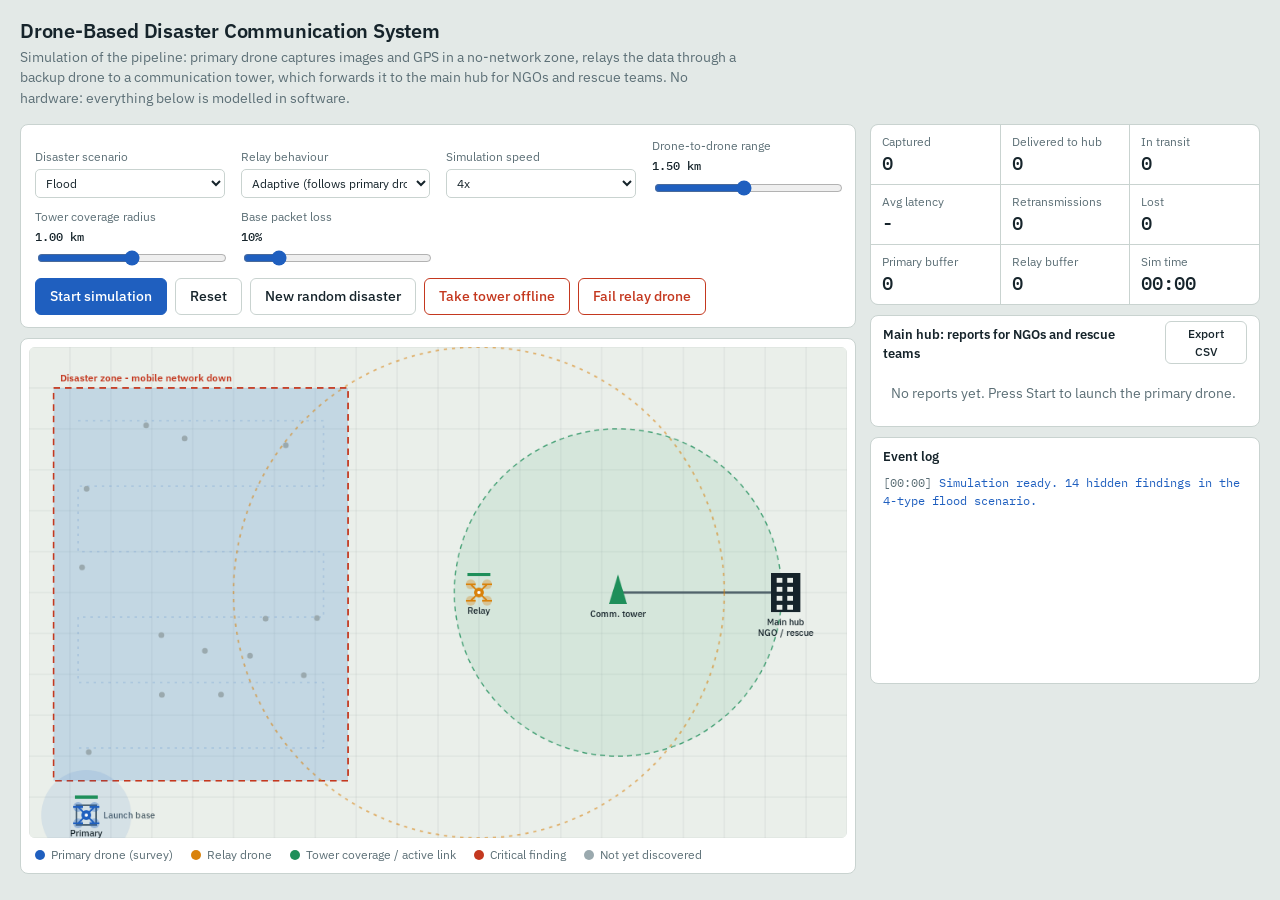
<file: demo/drone-disaster-comm-sim.html>
<!DOCTYPE html>
<html lang="en">
<head>
<meta charset="utf-8">
<meta name="viewport" content="width=device-width, initial-scale=1">
<title>Drone-Based Disaster Communication System - Simulator</title>
<link rel="preconnect" href="https://fonts.googleapis.com">
<link href="https://fonts.googleapis.com/css2?family=IBM+Plex+Sans:wght@400;500;600&family=IBM+Plex+Mono:wght@400;500&display=swap" rel="stylesheet">
<style>
:root{
  --bg:#E3E9E7; --panel:#FFFFFF; --ink:#16242B; --muted:#5C6F76; --line:#C9D3D0;
  --blue:#1F5FBF; --amber:#D9820B; --red:#C4381F; --green:#1E8F5A; --slate:#51636B;
  --sans:"IBM Plex Sans",system-ui,-apple-system,"Segoe UI",sans-serif;
  --mono:"IBM Plex Mono",ui-monospace,Consolas,monospace;
}
@media (prefers-color-scheme: dark){
  :root{ --bg:#10181B; --panel:#192327; --ink:#E4ECEA; --muted:#93A5AB; --line:#2C3A3F; }
}
*{box-sizing:border-box}
html,body{margin:0}
body{background:var(--bg);color:var(--ink);font:14px/1.45 var(--sans)}
header{padding:16px 20px 8px;max-width:1500px;margin:0 auto}
header h1{margin:0;font-size:20px;font-weight:600;letter-spacing:-.01em}
header p{margin:2px 0 0;color:var(--muted);max-width:90ch}
.wrap{display:grid;grid-template-columns:minmax(0,1fr) 390px;gap:14px;padding:8px 20px 24px;max-width:1500px;margin:0 auto}
.panel{background:var(--panel);border:1px solid var(--line);border-radius:8px}
.controls{display:grid;grid-template-columns:repeat(auto-fit,minmax(170px,1fr));gap:10px 16px;padding:12px 14px;margin-bottom:10px;align-items:end}
.controls label{display:flex;flex-direction:column;gap:3px;font-size:12px;color:var(--muted)}
.controls label b{color:var(--ink);font-weight:500;font-family:var(--mono)}
.controls select,.controls input[type=number]{font:inherit;padding:5px 6px;border:1px solid var(--line);border-radius:5px;background:var(--panel);color:var(--ink)}
.controls input[type=range]{width:100%;accent-color:var(--blue)}
.btnrow{display:flex;gap:8px;flex-wrap:wrap;grid-column:1/-1}
button{font:inherit;font-weight:500;padding:7px 14px;border-radius:6px;border:1px solid var(--line);background:var(--panel);color:var(--ink);cursor:pointer}
button:hover{border-color:var(--slate)}
button:focus-visible,select:focus-visible,input:focus-visible{outline:2px solid var(--blue);outline-offset:2px}
button.primary{background:var(--blue);border-color:var(--blue);color:#fff}
button.warn{color:var(--red);border-color:var(--red)}
button.warn.on{background:var(--red);color:#fff}
.chk{flex-direction:row!important;align-items:center;gap:8px!important;color:var(--ink)!important;font-size:14px!important}
.stage{padding:8px}
canvas{width:100%;height:auto;display:block;border-radius:6px;background:#EAEFEA}
.legend{display:flex;flex-wrap:wrap;gap:6px 18px;padding:8px 6px 2px;color:var(--muted);font-size:12px}
.legend i{display:inline-block;width:10px;height:10px;border-radius:50%;margin-right:6px;vertical-align:-1px}
aside{display:flex;flex-direction:column;gap:10px;min-width:0}
.metrics{display:grid;grid-template-columns:repeat(3,1fr);gap:1px;background:var(--line);overflow:hidden}
.metrics div{background:var(--panel);padding:9px 11px}
.metrics span{display:block;font-size:11.5px;color:var(--muted)}
.metrics b{font:500 19px var(--mono)}
h2{font-size:13px;font-weight:600;margin:0;padding:10px 12px 6px}
.feed{max-height:330px;overflow:auto;padding:0 8px 8px}
.empty{padding:14px 12px;color:var(--muted)}
.card{display:grid;grid-template-columns:84px 1fr;gap:10px;padding:8px;border:1px solid var(--line);border-radius:6px;margin-bottom:7px}
.card img{width:84px;height:63px;border-radius:4px;object-fit:cover;display:block}
.card .t{display:flex;justify-content:space-between;gap:6px;align-items:center}
.card .m{font:12px var(--mono);color:var(--muted)}
.sev{font-size:11px;padding:1px 7px;border-radius:10px;color:#fff;white-space:nowrap}
.s3{background:var(--red)}.s2{background:var(--amber)}.s1{background:var(--slate)}
.card button{padding:3px 9px;font-size:12px;margin-top:4px}
.card.done{border-color:var(--green)}
.log{height:210px;overflow:auto;padding:0 12px 10px;font:12px/1.5 var(--mono)}
.log div{padding:1px 0}
.log .t{color:var(--muted)}
.log .ok{color:var(--green)}.log .bad{color:var(--red)}.log .info{color:var(--blue)}.log .warn{color:var(--amber)}
.foot{display:flex;justify-content:space-between;align-items:center;padding-right:12px}
@media (max-width:1050px){.wrap{grid-template-columns:1fr}}
@media (prefers-reduced-motion: reduce){*{scroll-behavior:auto!important}}
</style>
</head>
<body>
<header>
  <h1>Drone-Based Disaster Communication System</h1>
  <p>Simulation of the pipeline: primary drone captures images and GPS in a no-network zone, relays the data through a backup drone to a communication tower, which forwards it to the main hub for NGOs and rescue teams. No hardware: everything below is modelled in software.</p>
</header>

<div class="wrap">
  <section>
    <div class="panel controls">
      <label>Disaster scenario
        <select id="scen">
          <option value="flood">Flood</option>
          <option value="earthquake">Earthquake</option>
          <option value="landslide">Landslide</option>
          <option value="fire">Forest fire</option>
        </select>
      </label>
      <label>Relay behaviour
        <select id="mode">
          <option value="adaptive">Adaptive (follows primary drone)</option>
          <option value="static">Static hover point</option>
        </select>
      </label>
      <label>Simulation speed
        <select id="speed">
          <option value="1">1x</option><option value="2">2x</option>
          <option value="4" selected>4x</option><option value="8">8x</option>
        </select>
      </label>
      <label>Drone-to-drone range <b id="rangeV"></b>
        <input type="range" id="range" min="120" max="500" step="10" value="300">
      </label>
      <label>Tower coverage radius <b id="towerV"></b>
        <input type="range" id="towerR" min="100" max="300" step="10" value="200">
      </label>
      <label>Base packet loss <b id="lossV"></b>
        <input type="range" id="loss" min="0" max="60" step="5" value="10">
      </label>
      <div class="btnrow">
        <button class="primary" id="go">Start simulation</button>
        <button id="reset">Reset</button>
        <button id="seed">New random disaster</button>
        <button class="warn" id="towerBtn">Take tower offline</button>
        <button class="warn" id="failBtn">Fail relay drone</button>
      </div>
    </div>

    <div class="panel stage">
      <canvas id="c" width="1000" height="600" aria-label="Simulation map"></canvas>
      <div class="legend">
        <span><i style="background:var(--blue)"></i>Primary drone (survey)</span>
        <span><i style="background:var(--amber)"></i>Relay drone</span>
        <span><i style="background:var(--green)"></i>Tower coverage / active link</span>
        <span><i style="background:var(--red)"></i>Critical finding</span>
        <span><i style="background:#9AA9AE"></i>Not yet discovered</span>
      </div>
    </div>
  </section>

  <aside>
    <div class="panel metrics">
      <div><span>Captured</span><b id="mCap">0</b></div>
      <div><span>Delivered to hub</span><b id="mDel">0</b></div>
      <div><span>In transit</span><b id="mTr">0</b></div>
      <div><span>Avg latency</span><b id="mLat">-</b></div>
      <div><span>Retransmissions</span><b id="mRet">0</b></div>
      <div><span>Lost</span><b id="mLost">0</b></div>
      <div><span>Primary buffer</span><b id="mPB">0</b></div>
      <div><span>Relay buffer</span><b id="mRB">0</b></div>
      <div><span>Sim time</span><b id="mT">00:00</b></div>
    </div>

    <div class="panel">
      <div class="foot"><h2>Main hub: reports for NGOs and rescue teams</h2><button id="csv" style="padding:3px 9px;font-size:12px">Export CSV</button></div>
      <div class="feed" id="feed"><div class="empty">No reports yet. Press Start to launch the primary drone.</div></div>
    </div>

    <div class="panel">
      <h2>Event log</h2>
      <div class="log" id="log"></div>
    </div>
  </aside>
</div>

<script>
/* =========================================================================
   DRONE-BASED DISASTER COMMUNICATION SYSTEM - SOFTWARE SIMULATION
   Pipeline:  Primary drone -> Relay drone -> Communication tower -> Main hub -> NGO
   Techniques modelled:
     - Store-and-forward buffering at each node (data waits until a link exists)
     - Range-limited links, distance-dependent packet loss, ARQ retransmission
     - Priority queue (critical findings are sent first)
     - Adaptive relay positioning, battery swap with backup drone, failure handling
   World units: 1 unit = 5 m.  GPS is derived from a fictional reference origin.
   ========================================================================= */

const $ = id => document.getElementById(id);
const cv = $('c'), ctx = cv.getContext('2d');

/* ---------- World layout ---------- */
const W = 1000, H = 600, M_PER_UNIT = 5;
const ZONE  = { x: 30, y: 50, w: 360, h: 480 };   // disaster area (no network)
const BASE  = { x: 70, y: 572 };                  // launch / charging point
const TOWER = { x: 720, y: 300 };                 // surviving communication tower
const HUB   = { x: 925, y: 300 };                 // main hub (wired to tower)
const LAT0 = 13.3700, LON0 = 77.0900;             // reference origin (top-left)

/* ---------- Model constants ---------- */
const CAM_R = 55;                // camera footprint radius
const P_SPEED = 45, R_SPEED = 60, B_SPEED = 90;
const P_DRAIN = 1.6, R_DRAIN = 0.2;   // battery % per sim second
const BW_D2D = 150, BW_TOWER = 250;   // KB per sim second
const BACKHAUL_DELAY = 1.2;           // tower -> hub (wired) seconds

/* ---------- Scenarios ---------- */
const SCEN = {
  flood:      { pal: ['#2b6f9e', '#3d86b8', '#1f5a85'], zone: '40,120,200',
                types: [['Stranded people', 3], ['Submerged house', 2], ['Washed-out road', 1], ['Rising water level', 2]] },
  earthquake: { pal: ['#8d8579', '#a39a8c', '#6f685e'], zone: '150,110,60',
                types: [['Trapped person', 3], ['Collapsed building', 3], ['Blocked road', 1], ['Damaged bridge', 2]] },
  landslide:  { pal: ['#7a6a4f', '#8c7a5a', '#5f523d'], zone: '120,90,50',
                types: [['Survivors on slope', 3], ['Buried house', 3], ['Blocked highway', 2], ['Stranded vehicle', 2]] },
  fire:       { pal: ['#4b4034', '#5d4a37', '#2f2820'], zone: '210,80,30',
                types: [['Trapped campers', 3], ['Burnt structure', 1], ['Smoke-blocked road', 2], ['Active fire front', 3]] }
};
const SEV_LABEL = { 3: 'Critical', 2: 'High', 1: 'Moderate' };
const SEV_COL   = { 3: '#C4381F', 2: '#D9820B', 1: '#51636B' };

/* ---------- Helpers ---------- */
const dist = (a, b) => Math.hypot(a.x - b.x, a.y - b.y);
function mulberry32(a){ return function(){ a |= 0; a = a + 0x6D2B79F5 | 0; let t = Math.imul(a ^ a >>> 15, 1 | a);
  t = t + Math.imul(t ^ t >>> 7, 61 | t) ^ t; return ((t ^ t >>> 14) >>> 0) / 4294967296; } }
function geo(x, y){
  return { lat: LAT0 - (y * M_PER_UNIT) / 111000,
           lon: LON0 + (x * M_PER_UNIT) / (111000 * Math.cos(LAT0 * Math.PI / 180)) };
}
const fmtT = s => String(Math.floor(s / 60)).padStart(2, '0') + ':' + String(Math.floor(s % 60)).padStart(2, '0');
function moveToward(o, t, speed, dt){
  const d = dist(o, t); if (d < 0.5) return true;
  const k = Math.min(1, speed * dt / d); o.x += (t.x - o.x) * k; o.y += (t.y - o.y) * k; return d < 2;
}

/* ---------- Settings (read from UI) ---------- */
const CFG = { range: 300, towerR: 200, loss: 0.1, mode: 'adaptive', speed: 4 };
function readCfg(){
  CFG.range = +$('range').value; CFG.towerR = +$('towerR').value; CFG.loss = +$('loss').value / 100;
  CFG.mode = $('mode').value; CFG.speed = +$('speed').value;
  $('rangeV').textContent  = (CFG.range  * M_PER_UNIT / 1000).toFixed(2) + ' km';
  $('towerV').textContent  = (CFG.towerR * M_PER_UNIT / 1000).toFixed(2) + ' km';
  $('lossV').textContent   = Math.round(CFG.loss * 100) + '%';
}

/* ---------- Simulation state ---------- */
let S = null, seed = 20261011, running = false;

function buildPath(){
  const pts = [], l = ZONE.x + 30, r = ZONE.x + ZONE.w - 30;
  for (let i = 0; i < 6; i++){
    const y = 90 + i * 80;
    if (i % 2 === 0) pts.push({ x: l, y }, { x: r, y }); else pts.push({ x: r, y }, { x: l, y });
  }
  return pts;
}

function genPOIs(scen){
  const rnd = mulberry32(seed), arr = []; let tries = 0;
  while (arr.length < 14 && tries++ < 800){
    const x = ZONE.x + 25 + rnd() * (ZONE.w - 50), y = ZONE.y + 25 + rnd() * (ZONE.h - 50);
    if (arr.some(p => Math.hypot(p.x - x, p.y - y) < 45)) continue;
    const ti = Math.floor(rnd() * 4), [name, sev] = SCEN[scen].types[ti];
    arr.push({ id: arr.length + 1, x, y, ti, name, sev, found: false });
  }
  return arr;
}

function resetSim(){
  const scen = $('scen').value;
  S = {
    scen, t: 0, pois: genPOIs(scen), path: buildPath(), pktN: 0, rnd: mulberry32(seed + 7),
    P: { x: BASE.x, y: BASE.y, batt: 100, state: 'survey', wi: 0, buf: [], tx: null, timer: 0, finished: false },
    R: { x: TOWER.x - 170, y: TOWER.y, batt: 100, buf: [], tx: null },
    B: null,
    tower: { up: true },
    backhaul: [], delivered: [],
    stats: { captured: 0, delivered: 0, lost: 0, retx: 0, latSum: 0 },
    allDoneLogged: false
  };
  $('feed').innerHTML = '<div class="empty">No reports yet. Press Start to launch the primary drone.</div>';
  $('log').innerHTML = '';
  $('towerBtn').classList.remove('on'); $('towerBtn').textContent = 'Take tower offline';
  log('Simulation ready. ' + S.pois.length + ' hidden findings in the ' + SCEN[scen].types.length + '-type ' + scen + ' scenario.', 'info');
  updateUI();
}

/* ---------- Logging ---------- */
function log(msg, cls){
  const el = $('log'), d = document.createElement('div');
  d.innerHTML = '<span class="t">[' + fmtT(S ? S.t : 0) + ']</span> <span class="' + (cls || '') + '">' + msg + '</span>';
  el.appendChild(d); el.scrollTop = el.scrollHeight;
  while (el.children.length > 120) el.removeChild(el.firstChild);
}

/* ---------- Simulated camera imagery ---------- */
function makeThumb(poi, scen, lat, lon){
  const c = document.createElement('canvas'); c.width = 112; c.height = 84; const g = c.getContext('2d');
  const rnd = mulberry32(poi.id * 977 + seed), pal = SCEN[scen].pal;
  g.fillStyle = pal[0]; g.fillRect(0, 0, 112, 84);
  g.globalAlpha = .5;
  for (let i = 0; i < 16; i++){ g.fillStyle = pal[1 + (i % 2)]; g.fillRect(rnd() * 112, rnd() * 84, 10 + rnd() * 30, 6 + rnd() * 14); }
  g.globalAlpha = 1;
  const t = poi.ti;
  if (t === 0){            // people
    for (let i = 0; i < 3; i++){ const x = 30 + i * 26 + rnd() * 8, y = 42 + rnd() * 10;
      g.fillStyle = '#f2c14e'; g.beginPath(); g.arc(x, y - 10, 5, 0, 7); g.fill();
      g.fillStyle = '#d9534f'; g.fillRect(x - 4, y - 5, 8, 14); }
  } else if (t === 1){     // building
    g.fillStyle = '#8a8f98'; g.fillRect(24, 32, 64, 38);
    g.fillStyle = '#5b616b'; g.beginPath(); g.moveTo(18, 32); g.lineTo(56, 10); g.lineTo(94, 32); g.fill();
    g.fillStyle = '#2c3138'; g.fillRect(34, 44, 12, 12); g.fillRect(62, 44, 12, 12);
  } else if (t === 2){     // road with blockage
    g.fillStyle = '#464b53'; g.fillRect(0, 34, 112, 22);
    g.fillStyle = '#e8e8e8'; for (let x = 4; x < 112; x += 20) g.fillRect(x, 44, 10, 2);
    g.fillStyle = '#6b5a45'; for (let i = 0; i < 6; i++){ g.beginPath(); g.arc(46 + rnd() * 26, 40 + rnd() * 12, 5 + rnd() * 5, 0, 7); g.fill(); }
  } else {                 // hazard
    if (scen === 'fire'){ for (let i = 0; i < 6; i++){ const x = 14 + i * 16 + rnd() * 6;
      g.fillStyle = i % 2 ? '#ff8a1f' : '#e03a1a'; g.beginPath(); g.moveTo(x - 9, 74); g.lineTo(x, 28 + rnd() * 14); g.lineTo(x + 9, 74); g.fill(); } }
    else if (scen === 'flood'){ g.strokeStyle = '#bfe2f5'; g.lineWidth = 2; for (let y = 20; y < 74; y += 11){ g.beginPath(); for (let x = 0; x <= 112; x += 8) g.lineTo(x, y + Math.sin(x / 9 + y) * 3); g.stroke(); } }
    else { g.strokeStyle = '#2a2a2a'; g.lineWidth = 2; for (let i = 0; i < 4; i++){ g.beginPath(); g.moveTo(rnd() * 112, 10); g.lineTo(rnd() * 112, 74); g.stroke(); } }
  }
  g.fillStyle = 'rgba(0,0,0,.6)'; g.fillRect(0, 72, 112, 12);
  g.fillStyle = '#fff'; g.font = '8px monospace'; g.fillText(lat.toFixed(4) + ', ' + lon.toFixed(4), 3, 81);
  return c.toDataURL('image/jpeg', .7);
}

/* ---------- Primary drone: survey, capture, return to base ---------- */
function updatePrimary(dt){
  const P = S.P;
  if (P.state === 'survey'){
    const wp = S.path[P.wi];
    if (moveToward(P, wp, P_SPEED, dt)){ P.wi++; if (P.wi >= S.path.length){ P.finished = true; P.state = 'offload'; log('Survey path complete. Primary drone flying to relay to offload ' + P.buf.length + ' buffered packet(s).', 'info'); } }
    P.batt -= P_DRAIN * dt;
    if (P.batt < 22 && P.state === 'survey'){ P.state = 'rtl'; log('Primary drone battery low (' + Math.round(P.batt) + '%). Returning to base to recharge.', 'warn'); }
  } else if (P.state === 'offload'){
    // Fly toward the relay until in range, hover until every packet has been handed over
    P.batt = Math.max(5, P.batt - P_DRAIN * 0.3 * dt);
    if (S.R && dist(P, S.R) > CFG.range * 0.6) moveToward(P, S.R, P_SPEED, dt);
    if (!P.buf.length && !P.tx){ P.state = 'rtl'; log('All data handed to relay. Primary drone returning to base.', 'info'); }
  } else if (P.state === 'rtl'){
    P.batt -= P_DRAIN * dt * .6;
    if (moveToward(P, BASE, P_SPEED * 1.3, dt)){ P.state = 'charge'; P.timer = 6; }
  } else if (P.state === 'charge'){
    P.timer -= dt; P.batt = Math.min(100, P.batt + 14 * dt);
    if (P.timer <= 0){ P.batt = 100; if (P.finished){ P.state = 'done'; log('Primary drone landed. Mission complete.', 'info'); } else { P.state = 'survey'; log('Recharged. Primary drone resuming survey.', 'info'); } }
  }
  if (P.state === 'survey' || P.state === 'rtl') captureNearby();
}

function captureNearby(){
  for (const poi of S.pois){
    if (poi.found || dist(S.P, poi) > CAM_R) continue;
    poi.found = true;
    const g = geo(poi.x, poi.y), id = 'PKT-' + String(++S.pktN).padStart(3, '0');
    const pk = { id, name: poi.name, sev: poi.sev, lat: g.lat, lon: g.lon, size: 180 + Math.round(S.rnd() * 240) + poi.sev * 30,
                 tCap: S.t, retries: 0, status: 'primary', thumb: makeThumb(poi, S.scen, g.lat, g.lon), path: ['Primary'] };
    S.P.buf.push(pk); S.stats.captured++;
    log('Captured ' + id + ': ' + poi.name + ' @ ' + g.lat.toFixed(4) + ', ' + g.lon.toFixed(4) + ' [' + SEV_LABEL[poi.sev] + ', ' + pk.size + ' KB]', poi.sev === 3 ? 'bad' : '');
  }
}

/* ---------- Relay drone logic ---------- */
function relayTarget(){
  if (CFG.mode === 'static') return { x: TOWER.x - 0.85 * CFG.towerR, y: TOWER.y };
  // Adaptive: sit on the line tower -> primary, as far toward the primary as the tower link allows
  const vx = S.P.x - TOWER.x, vy = S.P.y - TOWER.y, d = Math.hypot(vx, vy) || 1;
  const want = Math.max(0, d - CFG.range * 0.85), lim = CFG.towerR * 0.92, k = Math.min(want, lim);
  return { x: TOWER.x + vx / d * k, y: TOWER.y + vy / d * k };
}
function launchBackup(reason){
  S.B = { x: TOWER.x, y: TOWER.y, batt: 100, buf: [], tx: null };
  log('Backup drone launched from tower (' + reason + ').', 'warn');
}
function failRelay(){
  if (!S.R){ return; }
  const n = S.R.buf.length;
  S.R.buf.forEach(p => p.status = 'lost'); S.stats.lost += n;
  log('Relay drone FAILED. ' + n + ' buffered packet(s) lost.', 'bad');
  S.R = null; if (!S.B) launchBackup('relay failure');
}
function updateRelays(dt){
  const tgt = relayTarget();
  if (S.R){
    moveToward(S.R, tgt, R_SPEED, dt); S.R.batt -= R_DRAIN * dt;
    if (S.R.batt < 25 && !S.B) launchBackup('relay battery ' + Math.round(S.R.batt) + '%');
  }
  if (S.B){
    const dest = S.R ? { x: S.R.x, y: S.R.y } : tgt;
    moveToward(S.B, dest, B_SPEED, dt);
    if (dist(S.B, dest) < 14){
      if (S.R){ S.B.buf = S.R.buf.concat(S.B.buf); log('Handoff complete: backup drone took over ' + S.B.buf.length + ' buffered packet(s).', 'ok'); }
      else log('Backup drone is now the active relay.', 'ok');
      S.R = S.B; S.B = null;
    }
  }
}

/* ---------- Generic link: priority queue + ARQ ---------- */
function lossFor(ratio){ return Math.min(.95, CFG.loss + 0.30 * ratio * ratio); }
function runLink(node, up, bw, ratio, onDeliver, name){
  if (!node) return;
  if (node.tx){
    if (!up){ log(name + ' link dropped during transfer of ' + node.tx.pk.id + '. Will resend when link returns.', 'warn'); node.tx = null; }
    else {
      node.tx.p += S.dtStep;
      if (node.tx.p >= node.tx.dur){
        const pk = node.tx.pk; node.tx = null;
        if (S.rnd() > lossFor(ratio)){ node.buf.splice(node.buf.indexOf(pk), 1); onDeliver(pk); }
        else { pk.retries++; S.stats.retx++; log(name + ' packet ' + pk.id + ' lost in transit. Retransmitting (attempt ' + (pk.retries + 1) + ').', 'warn'); }
      }
    }
  }
  if (!node.tx && up && node.buf.length){
    let best = node.buf[0];
    for (const p of node.buf) if (p.sev > best.sev || (p.sev === best.sev && p.tCap < best.tCap)) best = p;
    node.tx = { pk: best, p: 0, dur: best.size / bw };
  }
}

function hubReceive(pk){
  pk.tHub = S.t; pk.status = 'hub'; pk.path.push('Hub');
  S.stats.delivered++; S.stats.latSum += pk.tHub - pk.tCap; S.delivered.unshift(pk);
  log('HUB received ' + pk.id + ' (' + pk.name + ') after ' + (pk.tHub - pk.tCap).toFixed(1) + ' s.', 'ok');
  addCard(pk);
}

function stepSim(dt){
  S.dtStep = dt; S.t += dt;
  updatePrimary(dt); updateRelays(dt);

  const dPR = S.R ? dist(S.P, S.R) : Infinity;
  S.linkPR = !!S.R && dPR <= CFG.range;
  runLink(S.P, S.linkPR, BW_D2D, dPR / CFG.range, pk => { pk.status = 'relay'; pk.path.push('Relay'); S.R.buf.push(pk); }, 'Primary->Relay');

  const dRT = S.R ? dist(S.R, TOWER) : Infinity;
  S.linkRT = !!S.R && S.tower.up && dRT <= CFG.towerR;
  if (S.R) runLink(S.R, S.linkRT, BW_TOWER, dRT / CFG.towerR, pk => { pk.status = 'tower'; pk.path.push('Tower'); S.backhaul.push({ pk, t: 0 }); }, 'Relay->Tower');

  for (let i = S.backhaul.length - 1; i >= 0; i--){
    const b = S.backhaul[i]; b.t += dt;
    if (b.t >= BACKHAUL_DELAY){ S.backhaul.splice(i, 1); hubReceive(b.pk); }
  }

  if (!S.allDoneLogged && S.P.state === 'done' && S.stats.captured > 0 && S.stats.delivered + S.stats.lost === S.stats.captured){
    S.allDoneLogged = true;
    log('All reports accounted for: ' + S.stats.delivered + ' delivered, ' + S.stats.lost + ' lost. Avg latency ' + (S.stats.latSum / Math.max(1, S.stats.delivered)).toFixed(1) + ' s.', 'ok');
  }
}

/* ---------- Dashboard ---------- */
function addCard(pk){
  const feed = $('feed'); if (feed.querySelector('.empty')) feed.innerHTML = '';
  const d = document.createElement('div'); d.className = 'card'; d.dataset.id = pk.id;
  d.innerHTML = '<img alt="Simulated drone image" src="' + pk.thumb + '"><div>' +
    '<div class="t"><b>' + pk.name + '</b><span class="sev s' + pk.sev + '">' + SEV_LABEL[pk.sev] + '</span></div>' +
    '<div class="m">' + pk.lat.toFixed(5) + ', ' + pk.lon.toFixed(5) + '</div>' +
    '<div class="m">' + pk.id + ' | ' + (pk.tHub - pk.tCap).toFixed(1) + ' s | retries ' + pk.retries + '</div>' +
    '<button class="dispatch">Dispatch team</button></div>';
  feed.insertBefore(d, feed.firstChild);
}
$('feed').addEventListener('click', e => {
  if (!e.target.classList.contains('dispatch')) return;
  const card = e.target.closest('.card'); card.classList.add('done');
  e.target.textContent = 'Team dispatched'; e.target.disabled = true;
  log('NGO dispatched a rescue team for ' + card.dataset.id + '.', 'info');
});
function updateUI(){
  const st = S.stats, inflight = st.captured - st.delivered - st.lost;
  $('mCap').textContent = st.captured; $('mDel').textContent = st.delivered; $('mTr').textContent = inflight;
  $('mLat').textContent = st.delivered ? (st.latSum / st.delivered).toFixed(1) + ' s' : '-';
  $('mRet').textContent = st.retx; $('mLost').textContent = st.lost;
  $('mPB').textContent = S.P.buf.length; $('mRB').textContent = S.R ? S.R.buf.length : 0; $('mT').textContent = fmtT(S.t);
}
$('csv').onclick = () => {
  const rows = [['id', 'finding', 'severity', 'lat', 'lon', 'captured_s', 'received_s', 'latency_s', 'retries', 'path']];
  S.delivered.slice().reverse().forEach(p => rows.push([p.id, p.name, SEV_LABEL[p.sev], p.lat.toFixed(5), p.lon.toFixed(5), p.tCap.toFixed(1), p.tHub.toFixed(1), (p.tHub - p.tCap).toFixed(1), p.retries, p.path.join('>')]));
  const blob = new Blob([rows.map(r => r.join(',')).join('\n')], { type: 'text/csv' });
  const a = document.createElement('a'); a.href = URL.createObjectURL(blob); a.download = 'hub_reports.csv'; a.click();
};

/* ---------- Rendering ---------- */
function css(v){ return getComputedStyle(document.documentElement).getPropertyValue(v).trim(); }
function drawDrone(d, color, label, ghost){
  ctx.save(); ctx.translate(d.x, d.y); ctx.globalAlpha = ghost ? .75 : 1;
  const a = S.t * 18;
  ctx.strokeStyle = color; ctx.lineWidth = 2;
  for (const [ox, oy] of [[-10, -10], [10, -10], [-10, 10], [10, 10]]){
    ctx.beginPath(); ctx.moveTo(0, 0); ctx.lineTo(ox, oy); ctx.stroke();
    ctx.fillStyle = color + '55'; ctx.beginPath(); ctx.arc(ox, oy, 6, 0, 7); ctx.fill();
    ctx.beginPath(); ctx.moveTo(ox + Math.cos(a) * 6, oy + Math.sin(a) * 6); ctx.lineTo(ox - Math.cos(a) * 6, oy - Math.sin(a) * 6); ctx.stroke();
  }
  ctx.fillStyle = color; ctx.beginPath(); ctx.arc(0, 0, 6, 0, 7); ctx.fill();
  ctx.fillStyle = '#fff'; ctx.beginPath(); ctx.arc(0, 0, 2, 0, 7); ctx.fill();
  // battery bar
  ctx.fillStyle = '#0003'; ctx.fillRect(-14, -24, 28, 4);
  ctx.fillStyle = d.batt > 40 ? '#1E8F5A' : d.batt > 22 ? '#D9820B' : '#C4381F'; ctx.fillRect(-14, -24, 28 * Math.max(0, d.batt) / 100, 4);
  ctx.fillStyle = css('--ink'); ctx.font = '500 11px IBM Plex Sans, sans-serif'; ctx.textAlign = 'center';
  ctx.fillText(label + (d.buf && d.buf.length ? '  [' + d.buf.length + ']' : ''), 0, 26);
  ctx.restore();
}
function drawLink(a, b, color){
  ctx.save(); ctx.strokeStyle = color; ctx.lineWidth = 2; ctx.setLineDash([6, 5]); ctx.lineDashOffset = -S.t * 40;
  ctx.beginPath(); ctx.moveTo(a.x, a.y); ctx.lineTo(b.x, b.y); ctx.stroke(); ctx.restore();
}
function drawPacket(node, dest){
  if (!node || !node.tx) return;
  const f = Math.min(1, node.tx.p / node.tx.dur), x = node.x + (dest.x - node.x) * f, y = node.y + (dest.y - node.y) * f;
  ctx.fillStyle = SEV_COL[node.tx.pk.sev]; ctx.strokeStyle = '#fff'; ctx.lineWidth = 1.5;
  ctx.beginPath(); ctx.rect(x - 5, y - 4, 10, 8); ctx.fill(); ctx.stroke();
}

function render(){
  ctx.clearRect(0, 0, W, H);
  ctx.fillStyle = css('--bg') === '#10181B' ? '#1B2629' : '#EAEFEA'; ctx.fillRect(0, 0, W, H);
  // faint map grid
  ctx.strokeStyle = 'rgba(80,100,100,.12)'; ctx.lineWidth = 1;
  for (let x = 0; x <= W; x += 50){ ctx.beginPath(); ctx.moveTo(x, 0); ctx.lineTo(x, H); ctx.stroke(); }
  for (let y = 0; y <= H; y += 50){ ctx.beginPath(); ctx.moveTo(0, y); ctx.lineTo(W, y); ctx.stroke(); }

  // disaster zone
  ctx.fillStyle = 'rgba(' + SCEN[S.scen].zone + ',.20)'; ctx.fillRect(ZONE.x, ZONE.y, ZONE.w, ZONE.h);
  ctx.save(); ctx.strokeStyle = '#C4381F'; ctx.setLineDash([8, 6]); ctx.lineWidth = 2; ctx.strokeRect(ZONE.x, ZONE.y, ZONE.w, ZONE.h); ctx.restore();
  ctx.fillStyle = '#C4381F'; ctx.font = '600 12px IBM Plex Sans, sans-serif'; ctx.textAlign = 'left';
  ctx.fillText('Disaster zone - mobile network down', ZONE.x + 8, ZONE.y - 8);

  // planned survey path
  ctx.save(); ctx.strokeStyle = 'rgba(31,95,191,.28)'; ctx.setLineDash([3, 6]); ctx.beginPath();
  S.path.forEach((p, i) => i ? ctx.lineTo(p.x, p.y) : ctx.moveTo(p.x, p.y)); ctx.stroke(); ctx.restore();

  // tower coverage
  ctx.fillStyle = 'rgba(30,143,90,.10)'; ctx.strokeStyle = S.tower.up ? 'rgba(30,143,90,.8)' : 'rgba(196,56,31,.8)';
  ctx.setLineDash([6, 5]); ctx.lineWidth = 1.5; ctx.beginPath(); ctx.arc(TOWER.x, TOWER.y, CFG.towerR, 0, 7); ctx.fill(); ctx.stroke(); ctx.setLineDash([]);

  // wired backhaul + hub
  ctx.strokeStyle = css('--slate'); ctx.lineWidth = 3; ctx.beginPath(); ctx.moveTo(TOWER.x, TOWER.y); ctx.lineTo(HUB.x - 18, HUB.y); ctx.stroke();
  S.backhaul.forEach(b => { const f = b.t / BACKHAUL_DELAY; ctx.fillStyle = SEV_COL[b.pk.sev];
    ctx.fillRect(TOWER.x + (HUB.x - 18 - TOWER.x) * f - 5, TOWER.y - 4, 10, 8); });
  // tower icon
  ctx.fillStyle = S.tower.up ? '#1E8F5A' : '#C4381F';
  ctx.beginPath(); ctx.moveTo(TOWER.x, TOWER.y - 22); ctx.lineTo(TOWER.x - 11, TOWER.y + 14); ctx.lineTo(TOWER.x + 11, TOWER.y + 14); ctx.closePath(); ctx.fill();
  ctx.fillStyle = css('--ink'); ctx.font = '500 11px IBM Plex Sans, sans-serif'; ctx.textAlign = 'center';
  ctx.fillText(S.tower.up ? 'Comm. tower' : 'Tower OFFLINE', TOWER.x, TOWER.y + 30);
  // hub icon
  ctx.fillStyle = css('--ink'); ctx.fillRect(HUB.x - 18, HUB.y - 24, 36, 48);
  ctx.fillStyle = '#EAEFEA'; for (let r = 0; r < 4; r++) for (let c = 0; c < 2; c++) ctx.fillRect(HUB.x - 11 + c * 13, HUB.y - 18 + r * 11, 7, 6);
  ctx.fillStyle = css('--ink'); ctx.fillText('Main hub', HUB.x, HUB.y + 40); ctx.fillText('NGO / rescue', HUB.x, HUB.y + 53);

  // base
  ctx.strokeStyle = css('--slate'); ctx.lineWidth = 2; ctx.strokeRect(BASE.x - 12, BASE.y - 12, 24, 24);
  ctx.fillStyle = css('--slate'); ctx.font = '600 12px IBM Plex Sans'; ctx.fillText('H', BASE.x, BASE.y + 4);
  ctx.font = '500 11px IBM Plex Sans'; ctx.fillText('Launch base', BASE.x + 52, BASE.y + 4);

  // findings
  for (const p of S.pois){
    if (!p.found){ ctx.fillStyle = '#9AA9AE'; ctx.beginPath(); ctx.arc(p.x, p.y, 3.5, 0, 7); ctx.fill(); }
    else { ctx.fillStyle = SEV_COL[p.sev]; ctx.strokeStyle = '#fff'; ctx.lineWidth = 2; ctx.beginPath(); ctx.arc(p.x, p.y, 7, 0, 7); ctx.fill(); ctx.stroke(); }
  }

  // relay range
  if (S.R){ ctx.save(); ctx.strokeStyle = 'rgba(217,130,11,.55)'; ctx.setLineDash([4, 6]); ctx.beginPath(); ctx.arc(S.R.x, S.R.y, CFG.range, 0, 7); ctx.stroke(); ctx.restore(); }
  // camera footprint
  ctx.fillStyle = 'rgba(31,95,191,.10)'; ctx.beginPath(); ctx.arc(S.P.x, S.P.y, CAM_R, 0, 7); ctx.fill();

  // links
  if (S.R && S.linkPR) drawLink(S.P, S.R, '#1E8F5A');
  if (S.R && S.linkRT) drawLink(S.R, TOWER, '#1E8F5A');
  drawPacket(S.P, S.R || S.P); drawPacket(S.R, TOWER);

  // drones
  if (S.B) drawDrone(S.B, '#D9820B', 'Backup', true);
  if (S.R) drawDrone(S.R, '#D9820B', 'Relay');
  drawDrone(S.P, '#1F5FBF', 'Primary');
  if (S.P.state === 'charge'){ ctx.fillStyle = '#1E8F5A'; ctx.textAlign = 'center'; ctx.fillText('charging', S.P.x, S.P.y + 40); }
  if (!S.R){ ctx.fillStyle = '#C4381F'; ctx.font = '600 12px IBM Plex Sans'; ctx.textAlign = 'center'; ctx.fillText('NO ACTIVE RELAY - primary is buffering', 500, 28); }
}

/* ---------- Main loop ---------- */
let last = performance.now();
function frame(now){
  const real = Math.min(0.05, (now - last) / 1000); last = now;
  if (running){
    let sim = real * CFG.speed; while (sim > 0){ const dt = Math.min(0.05, sim); stepSim(dt); sim -= dt; }
    updateUI();
  }
  render(); requestAnimationFrame(frame);
}

/* ---------- Controls ---------- */
['range', 'towerR', 'loss', 'mode', 'speed'].forEach(id => $(id).addEventListener('input', readCfg));
$('scen').addEventListener('change', () => { running = false; $('go').textContent = 'Start simulation'; resetSim(); });
$('go').onclick = () => { running = !running; $('go').textContent = running ? 'Pause' : (S.t > 0 ? 'Resume' : 'Start simulation'); if (running && S.t === 0) log('Primary drone launched from base.', 'info'); };
$('reset').onclick = () => { running = false; $('go').textContent = 'Start simulation'; resetSim(); };
$('seed').onclick = () => { seed = Math.floor(Math.random() * 1e6); running = false; $('go').textContent = 'Start simulation'; resetSim(); };
$('towerBtn').onclick = () => {
  S.tower.up = !S.tower.up;
  $('towerBtn').classList.toggle('on', !S.tower.up);
  $('towerBtn').textContent = S.tower.up ? 'Take tower offline' : 'Bring tower back online';
  log(S.tower.up ? 'Communication tower back online. Relay will flush its buffer.' : 'Communication tower OFFLINE. Relay will store packets until it returns.', S.tower.up ? 'ok' : 'bad');
};
$('failBtn').onclick = failRelay;

readCfg(); resetSim(); requestAnimationFrame(frame);
</script>
</body>
</html>
</file>
